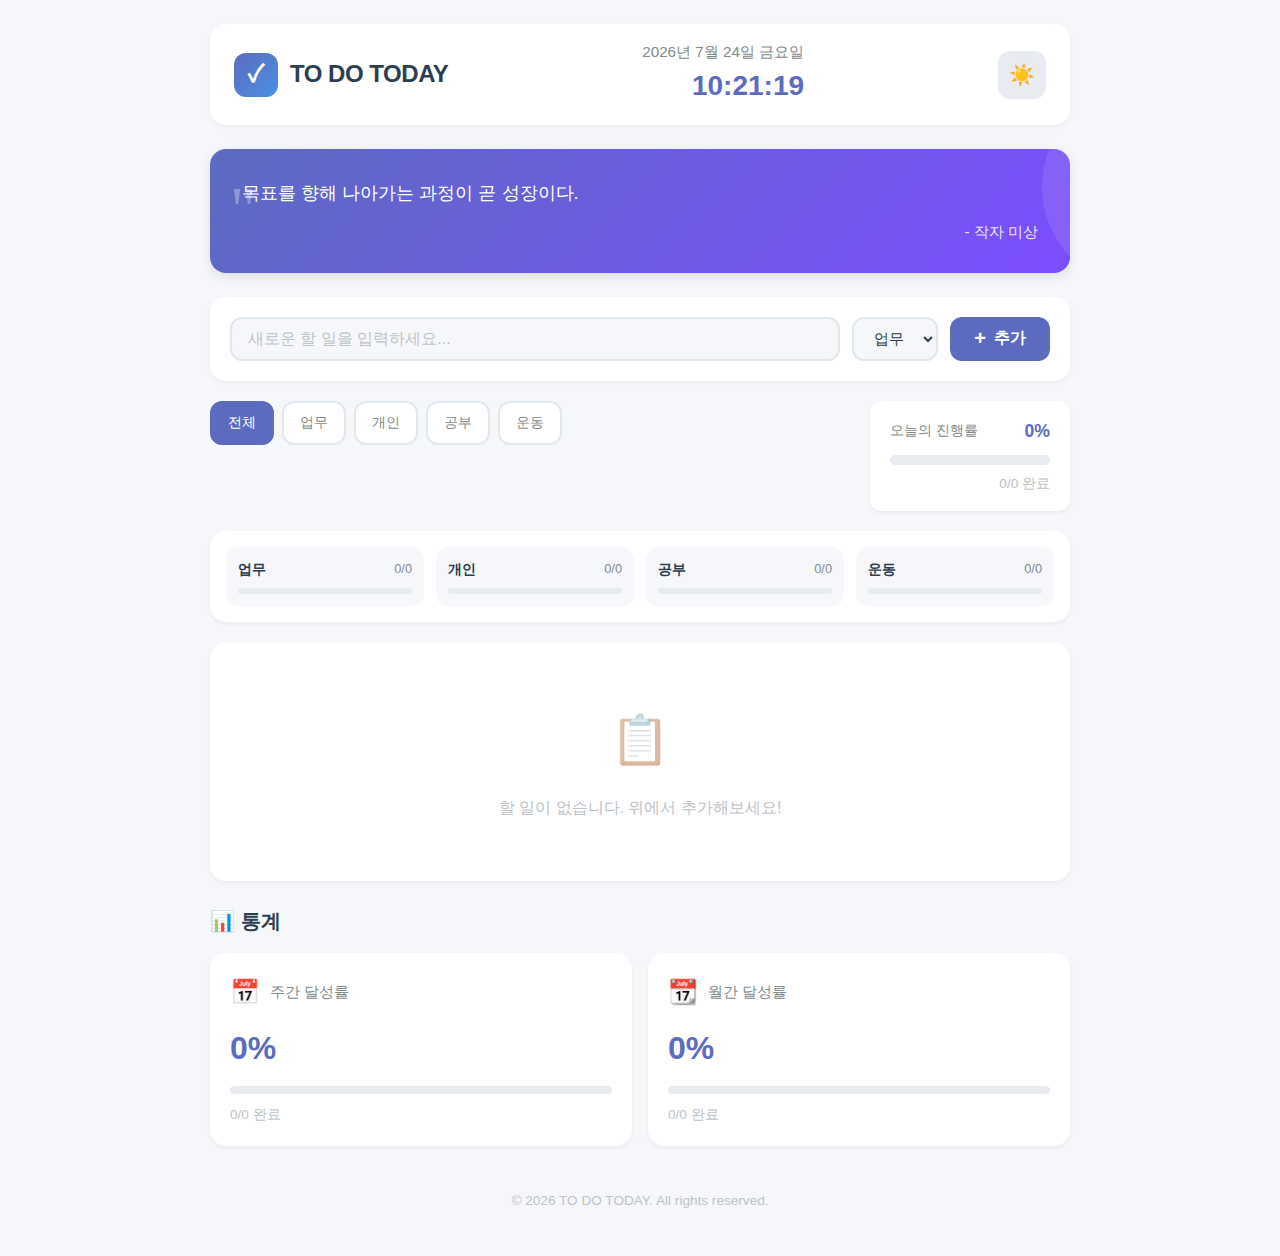
<file: index.html>
<!-- Created: 2026-01-02 14:00:00 -->
<!DOCTYPE html>
<html lang="ko">
<head>
    <meta charset="UTF-8">
    <meta name="viewport" content="width=device-width, initial-scale=1.0, maximum-scale=1.0, user-scalable=no">
    <meta name="description" content="할 일 관리 대시보드">
    <title>TO DO TODAY - 대시보드</title>

    <!-- PWA Meta Tags -->
    <link rel="manifest" href="manifest.json">
    <meta name="theme-color" content="#4A90E2">

    <!-- iOS PWA Support -->
    <meta name="apple-mobile-web-app-capable" content="yes">
    <meta name="apple-mobile-web-app-status-bar-style" content="black-translucent">
    <meta name="apple-mobile-web-app-title" content="할일대시보드">
    <link rel="apple-touch-icon" href="icon-192.png">

    <!-- Favicon -->
    <link rel="icon" type="image/png" sizes="32x32" href="icon-192.png">

    <link rel="stylesheet" href="styles.css">
</head>
<body>
    <div class="app-container">
        <!-- ========== 상단: 헤더 ========== -->
        <header class="header">
            <div class="logo">
                <span class="logo-icon">✓</span>
                <h1 class="logo-text">TO DO TODAY</h1>
            </div>
            <div class="datetime">
                <div class="date" id="currentDate">2026년 1월 2일 목요일</div>
                <div class="time" id="currentTime">14:00:00</div>
            </div>
            <button class="theme-toggle" id="themeToggle" aria-label="다크 모드 전환">
                <span class="icon-sun">☀️</span>
                <span class="icon-moon">🌙</span>
            </button>
        </header>

        <!-- ========== 오늘의 명언 섹션 ========== -->
        <section class="quote-section">
            <div class="quote-card">
                <div class="quote-icon">"</div>
                <p class="quote-text" id="quoteText">오늘 할 수 있는 일을 내일로 미루지 마라.</p>
                <p class="quote-author" id="quoteAuthor">- 벤자민 프랭클린</p>
            </div>
        </section>

        <!-- ========== 메인: 할 일 관리 섹션 ========== -->
        <main class="main-section">
            <!-- 입력폼 -->
            <div class="input-card">
                <form id="todoForm" class="todo-form">
                    <input
                        type="text"
                        id="todoInput"
                        class="todo-input"
                        placeholder="새로운 할 일을 입력하세요..."
                        maxlength="100"
                        autocomplete="off"
                    >
                    <select id="categorySelect" class="category-select">
                        <option value="work">업무</option>
                        <option value="personal">개인</option>
                        <option value="study">공부</option>
                        <option value="exercise">운동</option>
                    </select>
                    <button type="submit" class="add-btn">
                        <span class="add-icon">+</span>
                        <span class="add-text">추가</span>
                    </button>
                </form>
            </div>

            <!-- 필터 & 진행률 -->
            <div class="filter-progress-row">
                <!-- 카테고리 필터 -->
                <div class="filter-group">
                    <button class="filter-btn active" data-filter="all">전체</button>
                    <button class="filter-btn" data-filter="work">업무</button>
                    <button class="filter-btn" data-filter="personal">개인</button>
                    <button class="filter-btn" data-filter="study">공부</button>
                    <button class="filter-btn" data-filter="exercise">운동</button>
                </div>

                <!-- 오늘의 진행률 -->
                <div class="progress-card">
                    <div class="progress-header">
                        <span class="progress-label">오늘의 진행률</span>
                        <span class="progress-value" id="progressValue">0%</span>
                    </div>
                    <div class="progress-bar">
                        <div class="progress-fill" id="progressFill" style="width: 0%"></div>
                    </div>
                    <div class="progress-stats">
                        <span id="completedCount">0</span>/<span id="totalCount">0</span> 완료
                    </div>
                </div>
            </div>

            <!-- 카테고리별 진행률 -->
            <div class="category-progress-section">
                <div class="category-progress-item" data-category="work">
                    <div class="category-progress-header">
                        <span class="category-progress-label">업무</span>
                        <span class="category-progress-count" id="workCount">0/0</span>
                    </div>
                    <div class="category-progress-bar">
                        <div class="category-progress-fill work" id="workProgress" style="width: 0%"></div>
                    </div>
                </div>
                <div class="category-progress-item" data-category="personal">
                    <div class="category-progress-header">
                        <span class="category-progress-label">개인</span>
                        <span class="category-progress-count" id="personalCount">0/0</span>
                    </div>
                    <div class="category-progress-bar">
                        <div class="category-progress-fill personal" id="personalProgress" style="width: 0%"></div>
                    </div>
                </div>
                <div class="category-progress-item" data-category="study">
                    <div class="category-progress-header">
                        <span class="category-progress-label">공부</span>
                        <span class="category-progress-count" id="studyCount">0/0</span>
                    </div>
                    <div class="category-progress-bar">
                        <div class="category-progress-fill study" id="studyProgress" style="width: 0%"></div>
                    </div>
                </div>
                <div class="category-progress-item" data-category="exercise">
                    <div class="category-progress-header">
                        <span class="category-progress-label">운동</span>
                        <span class="category-progress-count" id="exerciseCount">0/0</span>
                    </div>
                    <div class="category-progress-bar">
                        <div class="category-progress-fill exercise" id="exerciseProgress" style="width: 0%"></div>
                    </div>
                </div>
            </div>

            <!-- 할 일 리스트 -->
            <div class="todo-list-container">
                <ul class="todo-list" id="todoList">
                    <!-- 할 일 항목들이 여기에 렌더링됩니다 -->
                    <li class="empty-state">
                        <div class="empty-icon">📋</div>
                        <p class="empty-text">할 일이 없습니다. 위에서 추가해보세요!</p>
                    </li>
                </ul>
            </div>
        </main>

        <!-- ========== 하단: 통계 섹션 ========== -->
        <section class="stats-section">
            <h2 class="stats-title">📊 통계</h2>
            <div class="stats-grid">
                <!-- 주간 달성률 -->
                <div class="stats-card">
                    <div class="stats-card-header">
                        <span class="stats-icon">📅</span>
                        <span class="stats-label">주간 달성률</span>
                    </div>
                    <div class="stats-value" id="weeklyRate">0%</div>
                    <div class="stats-progress">
                        <div class="stats-progress-fill" id="weeklyProgressFill" style="width: 0%"></div>
                    </div>
                    <div class="stats-detail">
                        <span id="weeklyCompleted">0</span>/<span id="weeklyTotal">0</span> 완료
                    </div>
                </div>

                <!-- 월간 달성률 -->
                <div class="stats-card">
                    <div class="stats-card-header">
                        <span class="stats-icon">📆</span>
                        <span class="stats-label">월간 달성률</span>
                    </div>
                    <div class="stats-value" id="monthlyRate">0%</div>
                    <div class="stats-progress">
                        <div class="stats-progress-fill" id="monthlyProgressFill" style="width: 0%"></div>
                    </div>
                    <div class="stats-detail">
                        <span id="monthlyCompleted">0</span>/<span id="monthlyTotal">0</span> 완료
                    </div>
                </div>
            </div>
        </section>

        <!-- ========== 푸터 ========== -->
        <footer class="footer">
            <p>&copy; 2026 TO DO TODAY. All rights reserved.</p>
        </footer>
    </div>

    <script src="app.js"></script>

    <!-- Service Worker & PWA Install -->
    <script>
        // Service Worker 등록
        if ('serviceWorker' in navigator) {
            window.addEventListener('load', () => {
                navigator.serviceWorker.register('./service-worker.js')
                    .then((reg) => {
                        console.log('[PWA] Service Worker 등록 성공:', reg.scope);
                    })
                    .catch((err) => {
                        console.error('[PWA] Service Worker 등록 실패:', err);
                    });
            });
        }

        // PWA 설치 프롬프트
        let deferredPrompt;
        const installBtn = document.createElement('button');
        installBtn.className = 'pwa-install-btn';
        installBtn.innerHTML = '📲 앱 설치';
        installBtn.style.display = 'none';

        window.addEventListener('beforeinstallprompt', (e) => {
            e.preventDefault();
            deferredPrompt = e;
            installBtn.style.display = 'flex';
            document.querySelector('.header').appendChild(installBtn);
            console.log('[PWA] 설치 가능');
        });

        installBtn.addEventListener('click', async () => {
            if (deferredPrompt) {
                deferredPrompt.prompt();
                const { outcome } = await deferredPrompt.userChoice;
                console.log('[PWA] 사용자 선택:', outcome);
                deferredPrompt = null;
                installBtn.style.display = 'none';
            }
        });

        window.addEventListener('appinstalled', () => {
            console.log('[PWA] 앱 설치 완료!');
            installBtn.style.display = 'none';
        });
    </script>
</body>
</html>
</file>
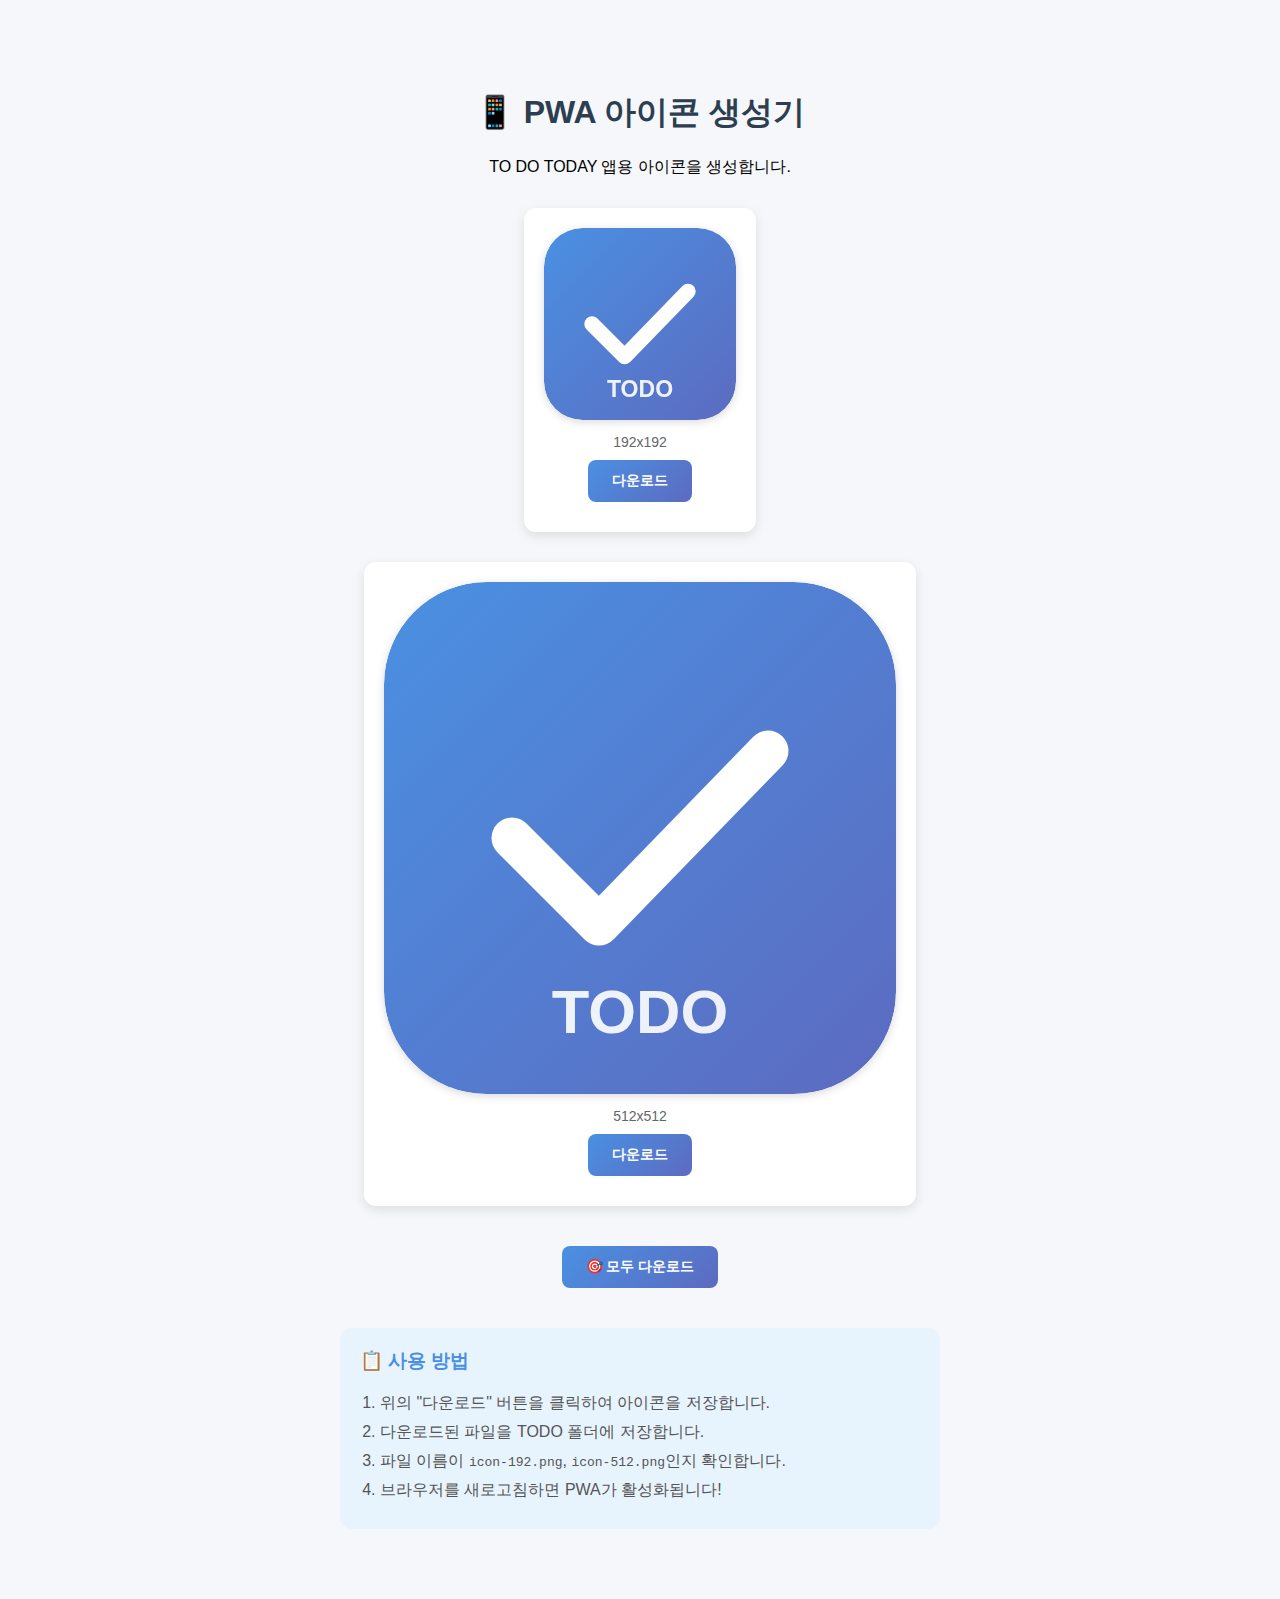
<file: generate-icons.html>
<!-- Created: 2026-01-04 12:00:00 -->
<!DOCTYPE html>
<html lang="ko">
<head>
    <meta charset="UTF-8">
    <meta name="viewport" content="width=device-width, initial-scale=1.0">
    <title>PWA 아이콘 생성기</title>
    <style>
        body {
            font-family: -apple-system, BlinkMacSystemFont, 'Segoe UI', sans-serif;
            max-width: 600px;
            margin: 50px auto;
            padding: 20px;
            text-align: center;
            background: #f5f7fa;
        }
        h1 { color: #2c3e50; }
        .icon-preview {
            display: flex;
            justify-content: center;
            gap: 30px;
            margin: 30px 0;
            flex-wrap: wrap;
        }
        .icon-item {
            background: white;
            padding: 20px;
            border-radius: 12px;
            box-shadow: 0 4px 12px rgba(0,0,0,0.1);
        }
        .icon-item p {
            margin: 10px 0 0;
            color: #666;
            font-size: 14px;
        }
        canvas {
            border-radius: 20%;
            box-shadow: 0 2px 8px rgba(0,0,0,0.15);
        }
        .download-btn {
            display: inline-block;
            margin: 10px 5px;
            padding: 12px 24px;
            background: linear-gradient(135deg, #4A90E2, #5c6bc0);
            color: white;
            text-decoration: none;
            border-radius: 8px;
            font-weight: 600;
            cursor: pointer;
            border: none;
            font-size: 14px;
        }
        .download-btn:hover {
            transform: translateY(-2px);
            box-shadow: 0 4px 12px rgba(74, 144, 226, 0.4);
        }
        .instructions {
            background: #e8f4fd;
            padding: 20px;
            border-radius: 12px;
            margin-top: 30px;
            text-align: left;
        }
        .instructions h3 { color: #4A90E2; margin-top: 0; }
        .instructions ol { margin: 0; padding-left: 20px; }
        .instructions li { margin: 8px 0; color: #555; }
    </style>
</head>
<body>
    <h1>📱 PWA 아이콘 생성기</h1>
    <p>TO DO TODAY 앱용 아이콘을 생성합니다.</p>

    <div class="icon-preview">
        <div class="icon-item">
            <canvas id="icon192" width="192" height="192"></canvas>
            <p>192x192</p>
            <button class="download-btn" onclick="downloadIcon(192)">다운로드</button>
        </div>
        <div class="icon-item">
            <canvas id="icon512" width="512" height="512"></canvas>
            <p>512x512</p>
            <button class="download-btn" onclick="downloadIcon(512)">다운로드</button>
        </div>
    </div>

    <button class="download-btn" onclick="downloadAll()">🎯 모두 다운로드</button>

    <div class="instructions">
        <h3>📋 사용 방법</h3>
        <ol>
            <li>위의 "다운로드" 버튼을 클릭하여 아이콘을 저장합니다.</li>
            <li>다운로드된 파일을 TODO 폴더에 저장합니다.</li>
            <li>파일 이름이 <code>icon-192.png</code>, <code>icon-512.png</code>인지 확인합니다.</li>
            <li>브라우저를 새로고침하면 PWA가 활성화됩니다!</li>
        </ol>
    </div>

    <script>
        function drawIcon(canvas, size) {
            const ctx = canvas.getContext('2d');
            const scale = size / 192;

            // 배경 그라데이션
            const gradient = ctx.createLinearGradient(0, 0, size, size);
            gradient.addColorStop(0, '#4A90E2');
            gradient.addColorStop(1, '#5c6bc0');

            // 둥근 사각형 배경
            const radius = size * 0.2;
            ctx.beginPath();
            ctx.roundRect(0, 0, size, size, radius);
            ctx.fillStyle = gradient;
            ctx.fill();

            // 체크마크 아이콘
            ctx.strokeStyle = 'white';
            ctx.lineWidth = size * 0.08;
            ctx.lineCap = 'round';
            ctx.lineJoin = 'round';

            // 체크마크 그리기
            ctx.beginPath();
            ctx.moveTo(size * 0.25, size * 0.5);
            ctx.lineTo(size * 0.42, size * 0.67);
            ctx.lineTo(size * 0.75, size * 0.33);
            ctx.stroke();

            // 하단 텍스트 "TODO"
            ctx.fillStyle = 'rgba(255, 255, 255, 0.9)';
            ctx.font = `bold ${size * 0.12}px -apple-system, sans-serif`;
            ctx.textAlign = 'center';
            ctx.fillText('TODO', size / 2, size * 0.88);
        }

        // 아이콘 그리기
        drawIcon(document.getElementById('icon192'), 192);
        drawIcon(document.getElementById('icon512'), 512);

        function downloadIcon(size) {
            const canvas = document.getElementById('icon' + size);
            const link = document.createElement('a');
            link.download = `icon-${size}.png`;
            link.href = canvas.toDataURL('image/png');
            link.click();
        }

        function downloadAll() {
            downloadIcon(192);
            setTimeout(() => downloadIcon(512), 500);
        }
    </script>
</body>
</html>
</file>
<file: styles.css>
/* Created: 2026-01-02 14:00:00 */
/* TO DO TODAY - 대시보드 스타일 */

/* ============================================
   CSS Variables
   ============================================ */

:root {
    /* 카테고리 색상 */
    --color-work: #4A90E2;      /* 업무: 파랑 */
    --color-personal: #50C878;  /* 개인: 초록 */
    --color-study: #F39C12;     /* 공부: 주황 */
    --color-exercise: #E74C3C;  /* 운동: 빨강 */

    /* 기본 색상 */
    --bg-primary: #f5f7fa;
    --bg-secondary: #ffffff;
    --bg-tertiary: #e8ecf1;
    --text-primary: #2c3e50;
    --text-secondary: #7f8c8d;
    --text-muted: #bdc3c7;
    --border-color: #e1e8ed;

    /* 강조 색상 */
    --accent: #5c6bc0;
    --accent-hover: #3f51b5;
    --accent-light: #e8eaf6;

    /* 상태 색상 */
    --success: #27ae60;
    --danger: #e74c3c;

    /* 그림자 */
    --shadow-sm: 0 2px 4px rgba(0, 0, 0, 0.05);
    --shadow-md: 0 4px 12px rgba(0, 0, 0, 0.1);
    --shadow-lg: 0 8px 24px rgba(0, 0, 0, 0.12);

    /* 간격 */
    --radius-sm: 8px;
    --radius-md: 12px;
    --radius-lg: 16px;

    /* 전환 */
    --transition: 0.25s ease;

    /* 터치 최소 크기 */
    --touch-min: 44px;
}

/* ============================================
   Dark Mode
   ============================================ */

.dark-mode {
    --bg-primary: #0f172a;
    --bg-secondary: #1e293b;
    --bg-tertiary: #334155;
    --text-primary: #f1f5f9;
    --text-secondary: #94a3b8;
    --text-muted: #64748b;
    --border-color: #334155;
    --accent-light: #1e1b4b;
    --shadow-sm: 0 2px 4px rgba(0, 0, 0, 0.3);
    --shadow-md: 0 4px 12px rgba(0, 0, 0, 0.4);
    --shadow-lg: 0 8px 24px rgba(0, 0, 0, 0.5);
}

/* ============================================
   Reset & Base
   ============================================ */

* {
    margin: 0;
    padding: 0;
    box-sizing: border-box;
}

html {
    font-size: 16px;
    -webkit-tap-highlight-color: transparent;
}

body {
    font-family: -apple-system, BlinkMacSystemFont, 'Segoe UI', Roboto, 'Noto Sans KR', sans-serif;
    background: var(--bg-primary);
    color: var(--text-primary);
    line-height: 1.6;
    min-height: 100vh;
    transition: background-color 0.3s ease, color 0.3s ease;
}

/* ============================================
   App Container
   ============================================ */

.app-container {
    max-width: 900px;
    margin: 0 auto;
    padding: 24px 20px;
    min-height: 100vh;
    display: flex;
    flex-direction: column;
    gap: 24px;
}

/* ============================================
   Header
   ============================================ */

.header {
    display: flex;
    justify-content: space-between;
    align-items: center;
    padding: 16px 24px;
    background: var(--bg-secondary);
    border-radius: var(--radius-lg);
    box-shadow: var(--shadow-sm);
}

.logo {
    display: flex;
    align-items: center;
    gap: 12px;
}

.logo-icon {
    width: 44px;
    height: 44px;
    background: linear-gradient(135deg, var(--accent), var(--color-work));
    color: white;
    border-radius: var(--radius-md);
    display: flex;
    align-items: center;
    justify-content: center;
    font-size: 1.5rem;
    font-weight: bold;
}

.logo-text {
    font-size: 1.5rem;
    font-weight: 700;
    color: var(--text-primary);
    letter-spacing: -0.02em;
}

.datetime {
    text-align: right;
}

.date {
    font-size: 0.95rem;
    color: var(--text-secondary);
    font-weight: 500;
}

.time {
    font-size: 1.75rem;
    font-weight: 700;
    color: var(--accent);
    font-variant-numeric: tabular-nums;
}

/* Theme Toggle */
.theme-toggle {
    width: 48px;
    height: 48px;
    border: none;
    background: var(--bg-tertiary);
    border-radius: var(--radius-md);
    cursor: pointer;
    display: flex;
    align-items: center;
    justify-content: center;
    font-size: 1.3rem;
    transition: all var(--transition);
    position: relative;
}

.theme-toggle:hover {
    transform: scale(1.05);
    box-shadow: var(--shadow-md);
}

.icon-sun,
.icon-moon {
    position: absolute;
    transition: opacity 0.3s ease, transform 0.3s ease;
}

.icon-moon {
    opacity: 0;
    transform: rotate(-90deg) scale(0.5);
}

.icon-sun {
    opacity: 1;
    transform: rotate(0) scale(1);
}

.dark-mode .icon-sun {
    opacity: 0;
    transform: rotate(90deg) scale(0.5);
}

.dark-mode .icon-moon {
    opacity: 1;
    transform: rotate(0) scale(1);
}

/* ============================================
   Quote Section
   ============================================ */

.quote-section {
    width: 100%;
}

.quote-card {
    background: linear-gradient(135deg, var(--accent) 0%, #7c4dff 100%);
    color: white;
    padding: 28px 32px;
    border-radius: var(--radius-lg);
    box-shadow: var(--shadow-md);
    position: relative;
    overflow: hidden;
}

.quote-card::before {
    content: '';
    position: absolute;
    top: -50%;
    right: -20%;
    width: 200px;
    height: 200px;
    background: rgba(255, 255, 255, 0.1);
    border-radius: 50%;
}

.quote-icon {
    font-size: 4rem;
    opacity: 0.3;
    position: absolute;
    top: 10px;
    left: 20px;
    font-family: Georgia, serif;
}

.quote-text {
    font-size: 1.15rem;
    font-weight: 500;
    line-height: 1.7;
    margin-bottom: 12px;
    position: relative;
    z-index: 1;
}

.quote-author {
    font-size: 0.95rem;
    opacity: 0.85;
    text-align: right;
    position: relative;
    z-index: 1;
}

/* Quote Card Animation */
.quote-card.fade-in {
    animation: quoteFadeIn 0.5s ease forwards;
}

.quote-card.fade-out-quote {
    opacity: 0.5;
    transition: opacity 0.15s ease;
}

@keyframes quoteFadeIn {
    from {
        opacity: 0;
        transform: translateY(10px);
    }
    to {
        opacity: 1;
        transform: translateY(0);
    }
}

/* ============================================
   Main Section
   ============================================ */

.main-section {
    display: flex;
    flex-direction: column;
    gap: 20px;
}

/* Input Card */
.input-card {
    background: var(--bg-secondary);
    padding: 20px;
    border-radius: var(--radius-lg);
    box-shadow: var(--shadow-sm);
}

.todo-form {
    display: flex;
    gap: 12px;
    flex-wrap: wrap;
}

.todo-input {
    flex: 1;
    min-width: 200px;
    height: var(--touch-min);
    padding: 0 16px;
    border: 2px solid var(--border-color);
    border-radius: var(--radius-md);
    font-size: 1rem;
    background: var(--bg-primary);
    color: var(--text-primary);
    transition: all var(--transition);
}

.todo-input:focus {
    outline: none;
    border-color: var(--accent);
    box-shadow: 0 0 0 3px var(--accent-light);
}

.todo-input::placeholder {
    color: var(--text-muted);
}

.category-select {
    height: var(--touch-min);
    padding: 0 16px;
    border: 2px solid var(--border-color);
    border-radius: var(--radius-md);
    font-size: 0.95rem;
    background: var(--bg-primary);
    color: var(--text-primary);
    cursor: pointer;
    transition: all var(--transition);
}

.category-select:focus {
    outline: none;
    border-color: var(--accent);
}

.add-btn {
    height: var(--touch-min);
    padding: 0 24px;
    background: var(--accent);
    color: white;
    border: none;
    border-radius: var(--radius-md);
    font-size: 1rem;
    font-weight: 600;
    cursor: pointer;
    display: flex;
    align-items: center;
    gap: 8px;
    transition: all var(--transition);
}

.add-btn:hover {
    background: var(--accent-hover);
    transform: translateY(-2px);
    box-shadow: var(--shadow-md);
}

.add-btn:active {
    transform: translateY(0);
}

.add-icon {
    font-size: 1.25rem;
    font-weight: bold;
}

/* Auto Category Feedback */
.auto-category-feedback {
    display: flex;
    align-items: center;
    gap: 8px;
    margin-top: 12px;
    padding: 10px 16px;
    background: linear-gradient(135deg, var(--accent-light) 0%, rgba(92, 107, 192, 0.1) 100%);
    border: 1px solid var(--accent);
    border-radius: var(--radius-md);
    font-size: 0.9rem;
    color: var(--accent);
    animation: feedbackSlideIn 0.3s ease;
}

.auto-category-feedback .feedback-icon {
    font-size: 1.1rem;
}

.auto-category-feedback .feedback-text {
    color: var(--text-secondary);
}

.auto-category-feedback .feedback-text strong {
    color: var(--accent);
    font-weight: 600;
}

.auto-category-feedback.fade-out {
    animation: feedbackFadeOut 0.3s ease forwards;
}

@keyframes feedbackSlideIn {
    from {
        opacity: 0;
        transform: translateY(-10px);
    }
    to {
        opacity: 1;
        transform: translateY(0);
    }
}

@keyframes feedbackFadeOut {
    to {
        opacity: 0;
        transform: translateY(-10px);
    }
}

/* Dark mode */
.dark-mode .auto-category-feedback {
    background: linear-gradient(135deg, rgba(92, 107, 192, 0.2) 0%, rgba(92, 107, 192, 0.1) 100%);
}

/* Filter & Progress Row */
.filter-progress-row {
    display: flex;
    gap: 20px;
    flex-wrap: wrap;
}

.filter-group {
    display: flex;
    gap: 8px;
    flex-wrap: wrap;
    flex: 1;
}

.filter-btn {
    height: var(--touch-min);
    padding: 0 16px;
    border: 2px solid var(--border-color);
    background: var(--bg-secondary);
    color: var(--text-secondary);
    border-radius: var(--radius-md);
    font-size: 0.9rem;
    font-weight: 500;
    cursor: pointer;
    transition: all var(--transition);
}

.filter-btn:hover {
    border-color: var(--accent);
    color: var(--accent);
}

.filter-btn.active {
    background: var(--accent);
    border-color: var(--accent);
    color: white;
}

/* Category-specific filter colors */
.filter-btn[data-filter="work"].active {
    background: var(--color-work);
    border-color: var(--color-work);
}

.filter-btn[data-filter="personal"].active {
    background: var(--color-personal);
    border-color: var(--color-personal);
}

.filter-btn[data-filter="study"].active {
    background: var(--color-study);
    border-color: var(--color-study);
}

.filter-btn[data-filter="exercise"].active {
    background: var(--color-exercise);
    border-color: var(--color-exercise);
}

/* Progress Card */
.progress-card {
    background: var(--bg-secondary);
    padding: 16px 20px;
    border-radius: var(--radius-md);
    box-shadow: var(--shadow-sm);
    min-width: 200px;
}

.progress-header {
    display: flex;
    justify-content: space-between;
    align-items: center;
    margin-bottom: 10px;
}

.progress-label {
    font-size: 0.9rem;
    color: var(--text-secondary);
    font-weight: 500;
}

.progress-value {
    font-size: 1.1rem;
    font-weight: 700;
    color: var(--accent);
}

.progress-bar {
    height: 10px;
    background: var(--bg-tertiary);
    border-radius: 5px;
    overflow: hidden;
    margin-bottom: 8px;
}

.progress-fill {
    height: 100%;
    background: linear-gradient(90deg, var(--accent), var(--color-work));
    border-radius: 5px;
    transition: width 0.5s ease, background 0.3s ease;
}

/* 완료율에 따른 색상 변경 */
.progress-fill.low {
    background: linear-gradient(90deg, #e74c3c, #c0392b);
}

.progress-fill.medium {
    background: linear-gradient(90deg, #f39c12, #e67e22);
}

.progress-fill.high {
    background: linear-gradient(90deg, #27ae60, #2ecc71);
}

.progress-stats {
    font-size: 0.85rem;
    color: var(--text-muted);
    text-align: right;
}

/* ============================================
   Category Progress Section
   ============================================ */

.category-progress-section {
    display: grid;
    grid-template-columns: repeat(4, 1fr);
    gap: 12px;
    background: var(--bg-secondary);
    padding: 16px;
    border-radius: var(--radius-lg);
    box-shadow: var(--shadow-sm);
}

.category-progress-item {
    padding: 12px;
    background: var(--bg-primary);
    border-radius: var(--radius-md);
    transition: all var(--transition);
}

.category-progress-item:hover {
    transform: translateY(-2px);
    box-shadow: var(--shadow-sm);
}

.category-progress-header {
    display: flex;
    justify-content: space-between;
    align-items: center;
    margin-bottom: 8px;
}

.category-progress-label {
    font-size: 0.85rem;
    font-weight: 600;
    color: var(--text-primary);
}

.category-progress-count {
    font-size: 0.8rem;
    font-weight: 500;
    color: var(--text-secondary);
}

.category-progress-bar {
    height: 6px;
    background: var(--bg-tertiary);
    border-radius: 3px;
    overflow: hidden;
}

.category-progress-fill {
    height: 100%;
    border-radius: 3px;
    transition: width 0.5s ease;
}

.category-progress-fill.work {
    background: var(--color-work);
}

.category-progress-fill.personal {
    background: var(--color-personal);
}

.category-progress-fill.study {
    background: var(--color-study);
}

.category-progress-fill.exercise {
    background: var(--color-exercise);
}

/* 반응형 - 태블릿 */
@media (max-width: 768px) {
    .category-progress-section {
        grid-template-columns: repeat(2, 1fr);
    }
}

/* 반응형 - 모바일 */
@media (max-width: 480px) {
    .category-progress-section {
        grid-template-columns: 1fr;
    }
}

/* ============================================
   Todo List
   ============================================ */

.todo-list-container {
    background: var(--bg-secondary);
    border-radius: var(--radius-lg);
    box-shadow: var(--shadow-sm);
    overflow: hidden;
}

.todo-list {
    list-style: none;
    max-height: 400px;
    overflow-y: auto;
}

.todo-item {
    display: flex;
    align-items: center;
    gap: 14px;
    padding: 16px 20px;
    border-bottom: 1px solid var(--border-color);
    transition: all var(--transition);
    animation: slideIn 0.3s ease;
}

@keyframes slideIn {
    from {
        opacity: 0;
        transform: translateX(-20px);
    }
    to {
        opacity: 1;
        transform: translateX(0);
    }
}

.todo-item:last-child {
    border-bottom: none;
}

.todo-item:hover {
    background: var(--bg-primary);
}

.todo-item.completed {
    opacity: 0.5;
}

.todo-item.completed .todo-text {
    text-decoration: line-through;
    color: var(--text-muted);
}

.todo-item.fade-out {
    animation: fadeOut 0.3s ease forwards;
}

@keyframes fadeOut {
    to {
        opacity: 0;
        transform: translateX(20px);
    }
}

/* Checkbox */
.todo-checkbox {
    width: var(--touch-min);
    height: var(--touch-min);
    min-width: 24px;
    min-height: 24px;
    border: 2px solid var(--border-color);
    border-radius: 6px;
    cursor: pointer;
    appearance: none;
    -webkit-appearance: none;
    transition: all var(--transition);
    position: relative;
    display: flex;
    align-items: center;
    justify-content: center;
}

.todo-checkbox:checked {
    background: var(--success);
    border-color: var(--success);
}

.todo-checkbox:checked::after {
    content: '✓';
    color: white;
    font-size: 14px;
    font-weight: bold;
}

.todo-checkbox:hover {
    border-color: var(--accent);
}

/* Todo Text */
.todo-text {
    flex: 1;
    font-size: 1rem;
    color: var(--text-primary);
    word-break: break-word;
}

/* Category Badge */
.category-badge {
    padding: 6px 12px;
    border-radius: 20px;
    font-size: 0.75rem;
    font-weight: 600;
    text-transform: uppercase;
    letter-spacing: 0.03em;
}

.category-badge.work {
    background: rgba(74, 144, 226, 0.15);
    color: var(--color-work);
}

.category-badge.personal {
    background: rgba(80, 200, 120, 0.15);
    color: var(--color-personal);
}

.category-badge.study {
    background: rgba(243, 156, 18, 0.15);
    color: var(--color-study);
}

.category-badge.exercise {
    background: rgba(231, 76, 60, 0.15);
    color: var(--color-exercise);
}

/* Delete Button */
.delete-btn {
    width: var(--touch-min);
    height: var(--touch-min);
    min-width: 36px;
    min-height: 36px;
    border: none;
    background: transparent;
    color: var(--text-muted);
    border-radius: var(--radius-sm);
    cursor: pointer;
    font-size: 1.25rem;
    display: flex;
    align-items: center;
    justify-content: center;
    transition: all var(--transition);
    opacity: 0;
}

.todo-item:hover .delete-btn {
    opacity: 1;
}

.delete-btn:hover {
    background: rgba(231, 76, 60, 0.1);
    color: var(--danger);
}

/* Empty State */
.empty-state {
    display: flex;
    flex-direction: column;
    align-items: center;
    justify-content: center;
    padding: 60px 20px;
    color: var(--text-muted);
}

.empty-icon {
    font-size: 3rem;
    margin-bottom: 16px;
    opacity: 0.5;
}

.empty-text {
    font-size: 1rem;
    text-align: center;
}

/* Inline Edit */
.inline-edit-input {
    flex: 1;
    padding: 8px 12px;
    border: 2px solid var(--accent);
    border-radius: var(--radius-sm);
    font-size: 1rem;
    background: var(--bg-secondary);
    color: var(--text-primary);
    outline: none;
}

.todo-item.editing {
    background: var(--accent-light);
}

/* ============================================
   Stats Section
   ============================================ */

.stats-section {
    margin-top: auto;
}

.stats-title {
    font-size: 1.25rem;
    font-weight: 600;
    color: var(--text-primary);
    margin-bottom: 16px;
}

.stats-grid {
    display: grid;
    grid-template-columns: repeat(2, 1fr);
    gap: 16px;
}

.stats-card {
    background: var(--bg-secondary);
    padding: 20px;
    border-radius: var(--radius-lg);
    box-shadow: var(--shadow-sm);
    transition: all var(--transition);
}

.stats-card:hover {
    box-shadow: var(--shadow-md);
    transform: translateY(-2px);
}

.stats-card-header {
    display: flex;
    align-items: center;
    gap: 10px;
    margin-bottom: 12px;
}

.stats-icon {
    font-size: 1.5rem;
}

.stats-label {
    font-size: 0.95rem;
    color: var(--text-secondary);
    font-weight: 500;
}

.stats-value {
    font-size: 2rem;
    font-weight: 700;
    color: var(--accent);
    margin-bottom: 12px;
}

.stats-progress {
    height: 8px;
    background: var(--bg-tertiary);
    border-radius: 4px;
    overflow: hidden;
    margin-bottom: 10px;
}

.stats-progress-fill {
    height: 100%;
    background: linear-gradient(90deg, var(--success), var(--color-personal));
    border-radius: 4px;
    transition: width 0.5s ease, background 0.3s ease;
}

/* 통계 프로그레스바 색상 클래스 */
.stats-progress-fill.low {
    background: linear-gradient(90deg, #e74c3c, #c0392b);
}

.stats-progress-fill.medium {
    background: linear-gradient(90deg, #f39c12, #e67e22);
}

.stats-progress-fill.high {
    background: linear-gradient(90deg, #27ae60, #2ecc71);
}

.stats-detail {
    font-size: 0.85rem;
    color: var(--text-muted);
}

/* ============================================
   Footer
   ============================================ */

.footer {
    text-align: center;
    padding: 20px;
    color: var(--text-muted);
    font-size: 0.85rem;
}

/* ============================================
   Responsive - Tablet (768px 이하)
   ============================================ */

@media (max-width: 768px) {
    .app-container {
        padding: 16px;
        gap: 20px;
    }

    .header {
        flex-direction: column;
        gap: 16px;
        text-align: center;
    }

    .datetime {
        text-align: center;
    }

    .logo-text {
        font-size: 1.3rem;
    }

    .time {
        font-size: 1.5rem;
    }

    .quote-card {
        padding: 24px;
    }

    .quote-text {
        font-size: 1.05rem;
    }

    .filter-progress-row {
        flex-direction: column;
    }

    .filter-group {
        justify-content: center;
    }

    .progress-card {
        width: 100%;
    }

    .stats-grid {
        grid-template-columns: 1fr;
    }
}

/* ============================================
   Responsive - Mobile (480px 이하)
   ============================================ */

@media (max-width: 480px) {
    html {
        font-size: 14px;
    }

    .app-container {
        padding: 12px;
        gap: 16px;
    }

    .header {
        padding: 16px;
    }

    .logo-icon {
        width: 40px;
        height: 40px;
    }

    .logo-text {
        font-size: 1.2rem;
    }

    .quote-card {
        padding: 20px;
    }

    .quote-icon {
        font-size: 3rem;
    }

    .quote-text {
        font-size: 1rem;
    }

    .todo-form {
        flex-direction: column;
    }

    .todo-input,
    .category-select,
    .add-btn {
        width: 100%;
    }

    .filter-btn {
        flex: 1;
        min-width: auto;
        padding: 0 10px;
        font-size: 0.8rem;
    }

    .todo-item {
        padding: 14px 16px;
        gap: 10px;
    }

    .category-badge {
        padding: 4px 8px;
        font-size: 0.7rem;
    }

    .delete-btn {
        opacity: 1;
        min-width: 32px;
        min-height: 32px;
    }

    .stats-card {
        padding: 16px;
    }

    .stats-value {
        font-size: 1.75rem;
    }
}

/* ============================================
   Touch Optimization
   ============================================ */

@media (hover: none) and (pointer: coarse) {
    .delete-btn {
        opacity: 1;
    }

    .todo-item:hover {
        background: transparent;
    }

    .todo-item:active {
        background: var(--bg-primary);
    }

    .add-btn:hover {
        transform: none;
    }

    .add-btn:active {
        transform: scale(0.98);
    }
}

/* ============================================
   PWA & Mobile Optimizations
   ============================================ */

/* 터치 최적화 */
* {
    -webkit-tap-highlight-color: transparent;
    -webkit-touch-callout: none;
}

/* 안전 영역 (노치 대응) */
.app-container {
    padding-top: max(24px, env(safe-area-inset-top));
    padding-bottom: max(24px, env(safe-area-inset-bottom));
    padding-left: max(20px, env(safe-area-inset-left));
    padding-right: max(20px, env(safe-area-inset-right));
}

/* 스크롤 부드럽게 */
.todo-list {
    -webkit-overflow-scrolling: touch;
    scroll-behavior: smooth;
}

/* PWA 설치 버튼 */
.pwa-install-btn {
    height: 40px;
    padding: 0 16px;
    background: linear-gradient(135deg, #4A90E2, #5c6bc0);
    color: white;
    border: none;
    border-radius: var(--radius-md);
    font-size: 0.9rem;
    font-weight: 600;
    cursor: pointer;
    display: flex;
    align-items: center;
    gap: 6px;
    transition: all var(--transition);
    animation: pulse 2s infinite;
}

.pwa-install-btn:hover {
    transform: scale(1.05);
    box-shadow: var(--shadow-md);
}

@keyframes pulse {
    0%, 100% {
        box-shadow: 0 0 0 0 rgba(74, 144, 226, 0.4);
    }
    50% {
        box-shadow: 0 0 0 8px rgba(74, 144, 226, 0);
    }
}

/* Standalone 모드 (설치된 앱) */
@media (display-mode: standalone) {
    .pwa-install-btn {
        display: none !important;
    }

    /* 설치된 앱에서 상단 여백 조정 */
    .header {
        padding-top: 20px;
    }
}

/* iOS Safari 전용 */
@supports (-webkit-touch-callout: none) {
    body {
        /* iOS 바운스 스크롤 방지 */
        overscroll-behavior: none;
    }
}

/* 다크모드에서 PWA 설치 버튼 */
.dark-mode .pwa-install-btn {
    background: linear-gradient(135deg, #5c6bc0, #7c4dff);
}
</file>
